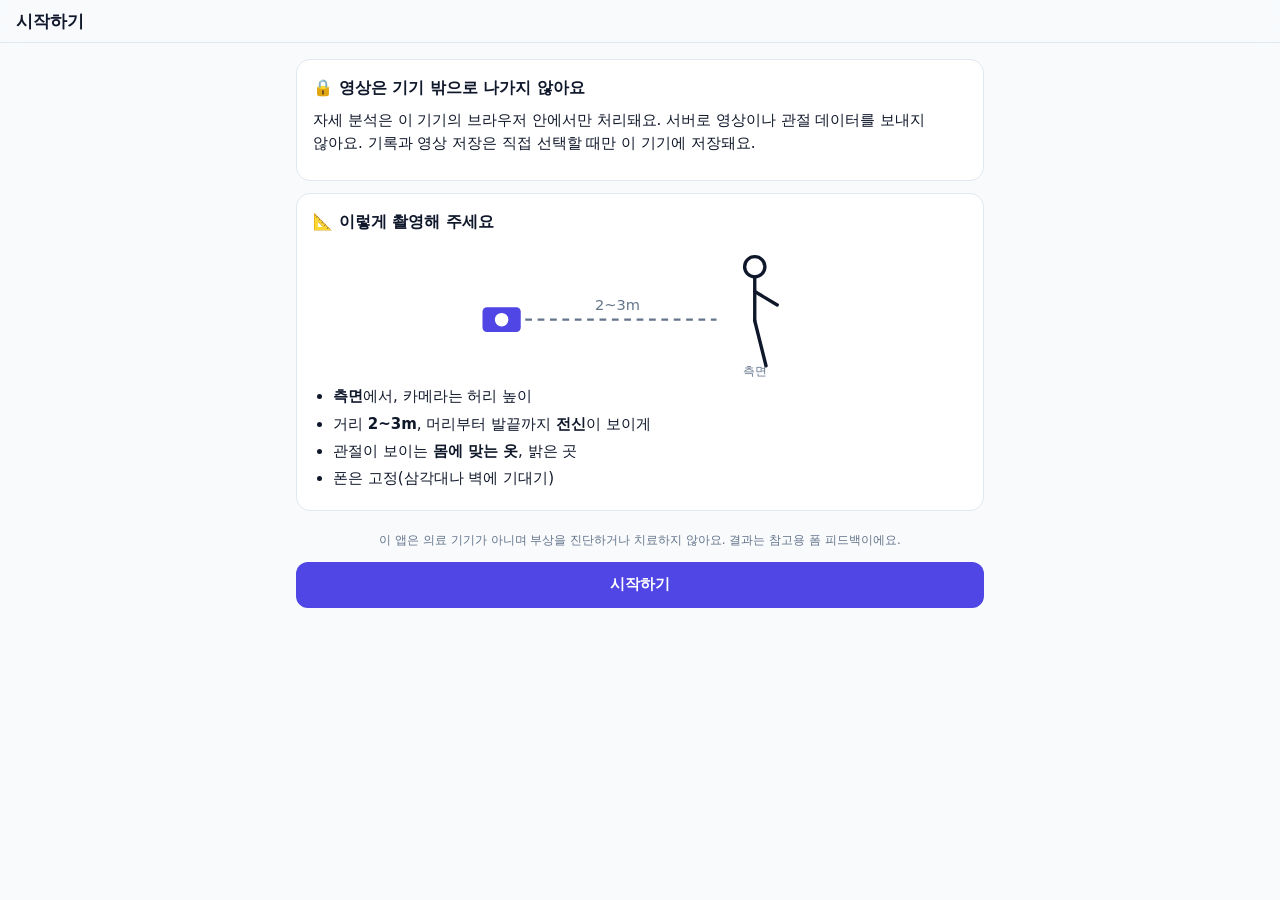
<file: index.html>
<!doctype html>
<html lang="ko">
<head>
<meta charset="utf-8">
<meta name="viewport" content="width=device-width, initial-scale=1, viewport-fit=cover">
<title>폼 체크</title>
<meta name="theme-color" content="#0f172a">
<link rel="manifest" href="manifest.webmanifest">
<link rel="icon" href="icon.svg" type="image/svg+xml">
<link rel="stylesheet" href="styles.css">
</head>
<body>
<header class="topbar">
  <button id="backBtn" class="icon-btn" aria-label="뒤로" hidden>←</button>
  <h1 id="title">폼 체크</h1>
  <button id="settingsBtn" class="icon-btn" aria-label="설정">⚙︎</button>
</header>

<main>
  <!-- 온보딩 -->
  <section id="view-onboarding" class="view" hidden>
    <div class="card">
      <h2>🔒 영상은 기기 밖으로 나가지 않아요</h2>
      <p>자세 분석은 이 기기의 브라우저 안에서만 처리돼요. 서버로 영상이나 관절 데이터를 보내지 않아요. 기록과 영상 저장은 직접 선택할 때만 이 기기에 저장돼요.</p>
    </div>
    <div class="card">
      <h2>📐 이렇게 촬영해 주세요</h2>
      <div class="guide-figure" aria-hidden="true">
        <svg viewBox="0 0 320 120">
          <rect x="20" y="58" width="34" height="22" rx="4" class="g-cam"/>
          <circle cx="37" cy="69" r="6" class="g-lens"/>
          <line x1="58" y1="69" x2="228" y2="69" class="g-dash"/>
          <text x="140" y="60" text-anchor="middle" class="g-text">2~3m</text>
          <circle cx="262" cy="22" r="9" class="g-body"/>
          <line x1="262" y1="31" x2="262" y2="70" class="g-limb"/>
          <line x1="262" y1="70" x2="272" y2="110" class="g-limb"/>
          <line x1="262" y1="44" x2="282" y2="56" class="g-limb"/>
          <text x="262" y="118" text-anchor="middle" class="g-text small">측면</text>
        </svg>
      </div>
      <ul class="checks">
        <li><b>측면</b>에서, 카메라는 허리 높이</li>
        <li>거리 <b>2~3m</b>, 머리부터 발끝까지 <b>전신</b>이 보이게</li>
        <li>관절이 보이는 <b>몸에 맞는 옷</b>, 밝은 곳</li>
        <li>폰은 고정(삼각대나 벽에 기대기)</li>
      </ul>
    </div>
    <p class="disclaimer">이 앱은 의료 기기가 아니며 부상을 진단하거나 치료하지 않아요. 결과는 참고용 폼 피드백이에요.</p>
    <button id="onboardDone" class="btn primary block">시작하기</button>
  </section>

  <!-- 홈 -->
  <section id="view-home" class="view" hidden>
    <div id="exSeg" class="seg ex-seg" role="radiogroup" aria-label="운동">
      <button data-ex="squat">스쿼트</button><button data-ex="deadlift">데드리프트 <small>베타</small></button><button data-ex="chinup">친업 <small>베타</small></button><button data-ex="dip">딥스 <small>베타</small></button>
    </div>
    <h2 class="hero" id="heroTitle">스쿼트 자세 분석</h2>
    <div id="viewMode" class="seg big" role="radiogroup" aria-label="촬영 방향">
      <button data-mode="side">측면</button><button data-mode="front">정면</button><button data-mode="both">둘 다</button>
    </div>
    <p class="hint center" id="viewHint"></p>
    <div class="load-row" aria-label="무게 (선택)">
      <label>몸무게 <input type="number" id="bodyKg" inputmode="decimal" min="20" max="300" step="0.5" placeholder="선택"> kg</label>
      <label><span id="barLabel">바벨</span> <input type="number" id="barKg" inputmode="decimal" min="0" max="600" step="0.5" placeholder="맨몸 0"> kg</label>
      <label id="oneRMLabel" title="한 번에 들 수 있는 최대 무게. 넣으면 무게에 맞춰 리듬 기준을 바꿔요">1RM <input type="number" id="oneRM" inputmode="decimal" min="1" max="600" step="0.5" placeholder="선택"> kg</label>
    </div>
    <div class="actions">
      <button id="recordBtn" class="btn primary">● 촬영</button>
      <label class="btn">영상 불러오기<input type="file" accept="video/*" id="fileInput" multiple hidden></label>
    </div>
    <button id="demoBtn" class="link block-center">예시 보기</button>
    <button id="surveyOpen" class="link block-center muted-link">현장 설문 (촬영 없음)</button>
    <div id="recentBlock" hidden>
      <div class="row-head"><h2>최근 기록</h2><button id="historyBtn" class="link">전체</button></div>
      <div id="recentList" class="session-list"></div>
    </div>
  </section>

  <!-- 현장 설문 (촬영 없음) -->
  <section id="view-survey" class="view" hidden>
    <div id="surveyBox" class="card survey-card"></div>
  </section>

  <!-- 촬영 -->
  <section id="view-capture" class="view" hidden>
    <div class="stage cam" id="camStage">
      <video id="camVideo" playsinline muted autoplay></video>
      <canvas id="camCanvas"></canvas>
      <div id="countdown" class="countdown" hidden></div>
      <div id="recBadge" class="rec-badge" hidden>● REC <span id="recTime">0:00</span></div>
    </div>
    <div id="camStatus" class="status">카메라 준비 중…</div>
    <div class="actions">
      <button id="flipBtn" class="btn">카메라 전환</button>
      <button id="recBtn" class="btn primary" disabled>녹화 시작</button>
    </div>
    <p class="hint center" id="captureHint">측면 · 2~3m · 전신</p>
  </section>

  <!-- 둘 다: 두 번째 영상 -->
  <section id="view-step" class="view" hidden>
    <div class="card step-card">
      <p class="step-badge">2 / 2</p>
      <h2 id="stepTitle">정면 영상</h2>
      <p class="sub">같은 세트를 다른 방향에서 찍은 영상</p>
      <div class="actions">
        <button id="stepRecordBtn" class="btn primary">● 정면 촬영</button>
        <label class="btn" id="stepFileLabel">정면 영상 불러오기<input type="file" accept="video/*" id="stepFileInput" hidden></label>
      </div>
      <button id="stepSkipBtn" class="btn ghost block">정면 없이 측면 결과만 보기</button>
    </div>
  </section>

  <!-- 분석 중 -->
  <section id="view-processing" class="view" hidden>
    <div class="processing">
      <div class="spinner" aria-hidden="true"></div>
      <p id="procText">준비 중…</p>
      <div class="progress"><div id="procBar"></div></div>
      <p class="hint">영상은 이 기기 안에서만 처리돼요.</p>
      <button id="procCancel" class="btn">취소</button>
    </div>
  </section>

  <!-- 결과 -->
  <section id="view-result" class="view" hidden>
    <div id="viewTabs" class="tabs" role="tablist" aria-label="분석 방향" hidden>
      <button role="tab" data-tab="side">측면 분석</button><button role="tab" data-tab="front">정면 분석</button>
    </div>
    <div id="resultBanner"></div>
    <div class="player">
      <div class="stage" id="resultStage">
        <video id="resultVideo" playsinline muted></video>
        <canvas id="resultCanvas"></canvas>
      </div>
      <div class="player-controls">
        <button id="playBtn" class="icon-btn" aria-label="재생">▶</button>
        <input type="range" id="seek" min="0" max="1000" value="0" aria-label="재생 위치">
        <select id="rate" aria-label="재생 속도"><option value="0.25">0.25×</option><option value="0.5">0.5×</option><option value="1" selected>1×</option></select>
      </div>
      <div class="toggles">
        <label><input type="checkbox" id="showSkel" checked> <span class="sw sw-user"></span>내 자세</label>
        <label class="side-only"><input type="checkbox" id="showGhost"> <span class="sw sw-ghost"></span>기준 동작</label>
        <select id="ghostMode" class="side-only" aria-label="기준 동작 표시 방식"><option value="sync">내 속도에 맞춤</option><option value="tempo">기준 리듬으로</option></select>
        <label class="side-only lower-only"><input type="checkbox" id="showFeet" checked> <span class="sw sw-feet"></span>발</label>
        <label class="side-only lower-only"><input type="checkbox" id="showBack" checked> <span class="sw sw-back"></span>등</label>
        <label class="side-only"><input type="checkbox" id="showMuscle" checked> <span class="sw sw-muscle"></span>근육</label>
        <label class="front-only"><input type="checkbox" id="showFrontGhost"> <span class="sw sw-ghost"></span>기준 자세</label>
        <label class="front-only"><input type="checkbox" id="showFrontGuide" checked> <span class="sw sw-user"></span>정렬</label>
        <label class="front-only"><input type="checkbox" id="showFrontBase" checked> <span class="sw sw-feet"></span>발</label>
        <label class="front-only"><input type="checkbox" id="showFrontMuscle"> <span class="sw sw-muscle"></span>근육</label>
      </div>
    </div>

    <section class="coach">
      <div class="coach-head"><h2 id="coachTitle">이렇게 해 보세요</h2><div id="refChips" class="seg" role="tablist" aria-label="비교 대상"></div></div>
      <ol id="actionList" class="action-list"></ol>
      <div id="goodChips" class="good-chips"></div>
      <button id="imageryBtn" class="imagery-tip" type="button">💭 기준 자세를 보며 머릿속으로 5번 따라 해 보기 <small>심상 연습</small></button>
    </section>

    <div id="fusedBlock" hidden>
        <h2>3D <span class="tag">추정</span> <small class="muted">끌어서 회전</small></h2>
        <div id="fusedChips" class="chips" role="tablist" aria-label="3D 반복 선택"></div>
        <ul id="fusedSummary" class="fused-summary"></ul>
        <canvas id="fusedCanvas" class="fused-canvas" aria-label="3D 자세. 끌어서 돌려 보기"></canvas>
        <div id="fusedViews" class="chips fused-views" role="tablist" aria-label="보는 방향">
          <button data-v="base">기본</button><button data-v="front">앞</button><button data-v="side">옆</button><button data-v="top">위</button>
        </div>
        <div class="fused-opts">
          <label class="share-opt"><input type="checkbox" id="fusedIdeal" checked> <span class="sw sw-ghost"></span>기준 자세</label>
          <label class="share-opt"><input type="checkbox" id="fusedBar" checked> <span class="sw sw-bar"></span>바 궤적</label>
        </div>
        <div id="fusedTable"></div>
      </div>

    <div class="actions">
      <button id="saveBtn" class="btn primary">기록 저장</button>
      <button id="againBtn" class="btn">새로 분석</button>
    </div>
    <div class="share-row">
      <button id="shareBtn" class="btn block">이미지로 공유</button>
      <label class="share-opt"><input type="checkbox" id="shareFrame"> 실제 영상 포함 <small>(지금 멈춘 장면)</small></label>
    </div>

    <details class="more" id="moreDetails">
      <summary>자세히 보기</summary>

      <div id="repChips" class="chips" role="tablist" aria-label="반복 선택"></div>
      <div id="metricCards" class="cards"></div>



      <div class="side-only">
        <h2 id="vsTitle">나 vs 기준</h2>
        <div id="vsTable"></div>
      </div>

      <div class="front-only">
        <h2>나 vs 기준</h2>
        <div id="frontVsTable"></div>
      </div>

      <h2>피드백 상세</h2>
      <ul id="feedbackList" class="feedback"></ul>
      <details id="missedBox" class="missed" hidden>
        <summary>앱이 놓친 실수 알려 주기 <small id="missedCount" class="muted"></small></summary>
        <div class="missed-form">
          <select id="missedSel" aria-label="놓친 실수"></select>
          <input id="missedRep" type="text" inputmode="numeric" placeholder="몇 회째? (예: 2 4)" aria-label="반복 번호">
          <input id="missedNote" type="text" placeholder="메모 (선택)" aria-label="메모">
          <button id="missedSave" class="btn">기록</button>
        </div>
      </details>
      <details id="repJudge" class="missed" hidden>
        <summary>회차별 판정 (학습용) <small id="rjCount" class="muted"></small></summary>
        <div class="rep-judge">
          <p class="sub">회차를 고르고, 보이는 실수를 모두 체크한 뒤 기록하세요. 실수가 없으면 '문제 없음'.</p>
          <div id="rjReps" class="chips" role="tablist" aria-label="판정할 회차"></div>
          <div id="rjIssues" class="rj-issues"></div>
          <input id="rjNote" type="text" placeholder="메모 (선택)" aria-label="메모">
          <label class="rj-consent"><input type="checkbox" id="rjConsent"> 영상 속 사람에게 <b>학습용 사용 동의</b>를 받았어요 <small>(관절점 숫자만 저장 · 영상·이름 없음)</small></label>
          <div class="rj-actions"><button id="rjOk" class="btn">이 회차 문제 없음</button><button id="rjSave" class="btn primary">체크한 실수로 기록</button></div>
        </div>
      </details>

      <div class="side-only">
        <h2>각도 곡선 비교</h2>
        <p class="sub" id="compareSub"></p>
        <canvas id="compareChart" class="chart"></canvas>
        <ul id="diffList" class="diffs"></ul>
      </div>

      <h2><span class="side-only">각도 변화</span><span class="front-only">높이·무릎 간격 변화</span></h2>
      <canvas id="timelineChart" class="chart"></canvas>

      <div class="front-only">
        <h2>좌우 근육 사용 <span class="tag">추정</span></h2>
        <p class="sub" id="frontMuscleSub"></p>
        <ul id="frontMuscleView" class="muscle-lr"></ul>
      </div>
      <div class="side-only">
        <h2>근육 부하 <span class="tag">추정</span></h2>
        <div id="muscleView" class="muscle"></div>
      </div>

      <button id="csvBtn" class="btn block">CSV 내보내기</button>
    </details>
    <p class="disclaimer">참고용이에요. 의료 진단이 아니에요.</p>
  </section>

  <!-- 기록 -->
  <section id="view-history" class="view" hidden>
    <div id="histTabs" class="chips"></div>
    <h2>추이</h2>
    <canvas id="trendChart" class="chart"></canvas>
    <h2>세트 목록</h2>
    <div id="historyList" class="session-list"></div>
  </section>

  <!-- 설정 -->
  <section id="view-settings" class="view" hidden>
    <div class="card">
      <label class="setting"><span><b>영상도 함께 저장</b><br><small>끄면 관절 데이터와 분석 결과만 저장해요.</small></span><input type="checkbox" id="setSaveVideo"></label>
    </div>
    <div class="card">
      <p><b>데이터</b><br><small>모든 데이터는 이 기기의 브라우저 저장소에만 있어요.</small></p>
      <p id="storageInfo" class="sub"></p>
      <button id="deleteAll" class="btn danger">모든 기록·무게 삭제</button>
    </div>
    <div class="card">
      <p><b>판정 평가 기록</b><br><small>'맞아요 / 틀렸어요'와 놓친 실수를 모은 기록이에요. 영상과 이름은 들어가지 않아요.</small></p>
      <label class="setting"><span>평가자</span>
        <select id="setRater"><option value="">선택 안 함</option><option>트레이너</option><option>체대생</option><option>본인</option><option>기타</option></select></label>
      <p id="labelInfo" class="sub"></p>
      <button id="exportLabels" class="btn">평가 기록 CSV 내보내기</button>
    </div>
    <div class="card">
      <p><b>설문·학습용 데이터</b><br><small>현장 설문(촬영 없음)에서 참여자가 정한 기준선과, 트레이너 회차별 판정 데이터예요. 영상·이름·얼굴은 없어요. 엑셀로 볼 때는 CSV, 기준값 분석에는 JSON을 써요.</small></p>
      <p id="datasetInfo" class="sub"></p>
      <button id="exportSurvey" class="btn">설문 결과 내보내기 (엑셀 CSV)</button>
      <button id="exportSurveyJson" class="btn">설문 결과 내보내기 (분석용 JSON)</button>
      <button id="resetSurvey" class="btn danger">설문 결과 초기화</button>
      <button id="exportDataset" class="btn">학습용 데이터 내보내기 (JSON)</button>
      <button id="clearDataset" class="btn danger">학습용 데이터 삭제</button>
    </div>
    <div class="card">
      <button id="replayOnboarding" class="btn">촬영 가이드 다시 보기</button>
    </div>
    <p class="disclaimer">폼 체크 MVP 웹 프로토타입 · 자세 추정: MediaPipe Pose (기기 내 처리)</p>
  </section>
</main>

<div id="toast" class="toast" hidden></div>
<script type="module" src="src/app.js"></script>
</body>
</html>
</file>
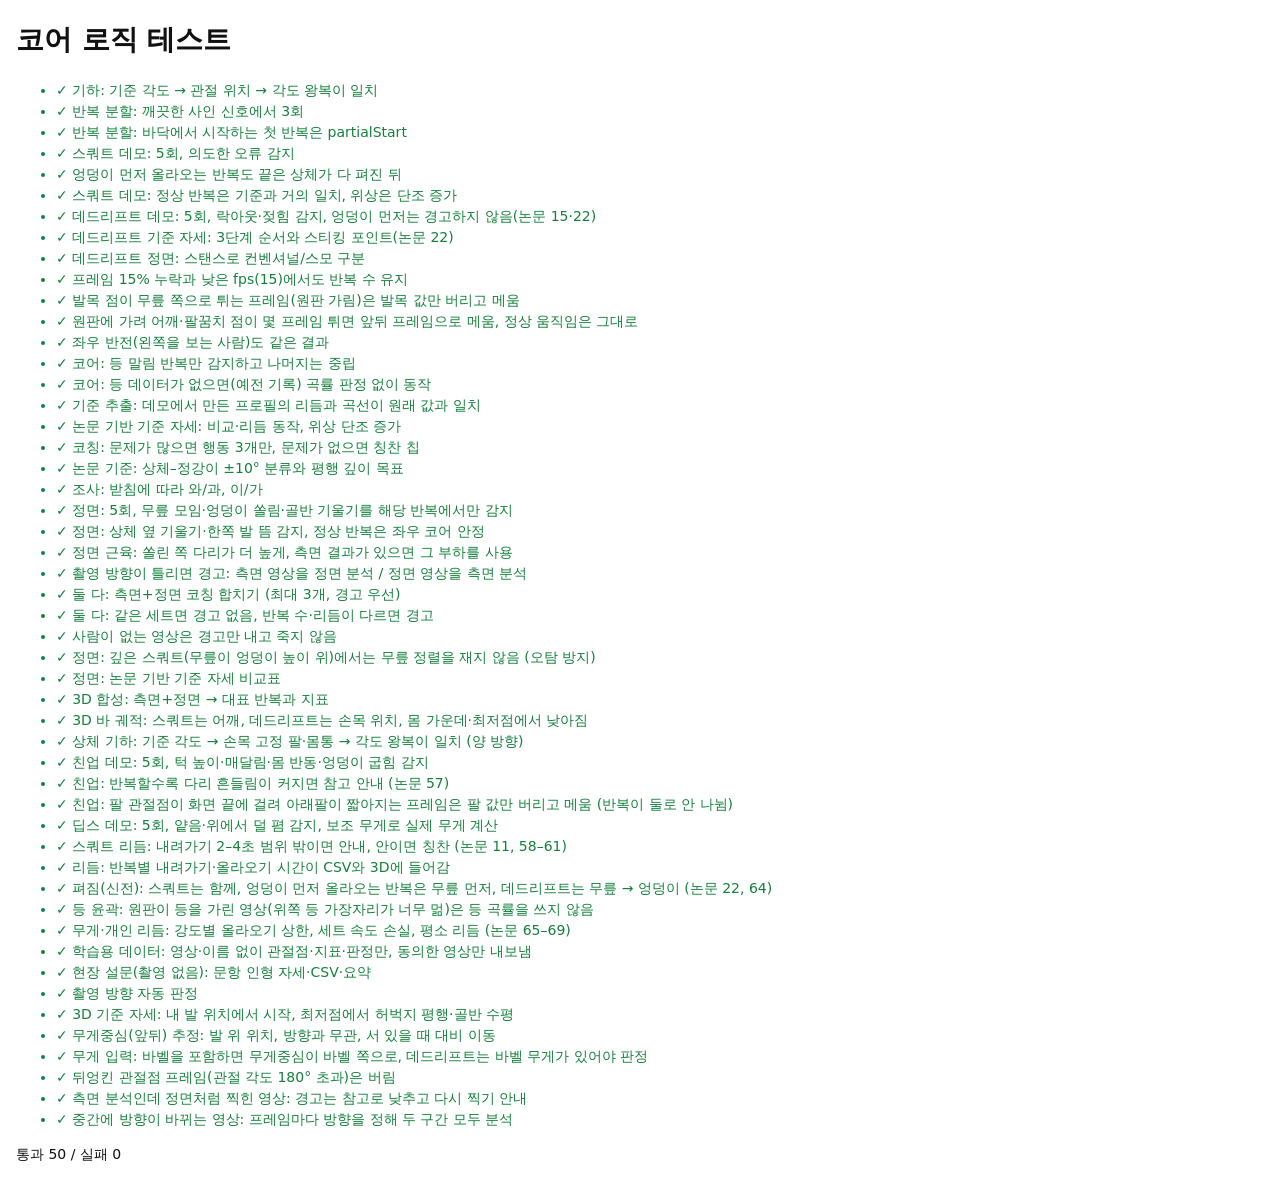
<file: tests/index.html>
<!doctype html>
<html lang="ko">
<head>
<meta charset="utf-8">
<meta name="viewport" content="width=device-width, initial-scale=1">
<title>코어 테스트</title>
<style>
  body { font: 14px/1.5 system-ui, sans-serif; margin: 16px; background: #fff; color: #111; }
  .pass { color: #15803d; } .fail { color: #b91c1c; white-space: pre-wrap; }
</style>
</head>
<body>
<h1>코어 로직 테스트</h1>
<ul id="out"></ul>
<p id="sum"></p>
<script type="module">
  import { tests } from './core.test.js';
  const out = document.getElementById('out');
  let pass = 0, fail = 0;
  for (const { name, fn } of tests) {
    const li = document.createElement('li');
    try { fn(); li.className = 'pass'; li.textContent = '✓ ' + name; pass++; }
    catch (e) { li.className = 'fail'; li.textContent = '✗ ' + name + '\n  ' + e.message; fail++; }
    out.appendChild(li);
  }
  document.getElementById('sum').textContent = `통과 ${pass} / 실패 ${fail}`;
  window.__testResult = { pass, fail };
</script>
</body>
</html>
</file>
<file: styles.css>
:root {
  --bg: #f8fafc;
  --surface: #ffffff;
  --surface-2: #f1f5f9;
  --text: #0f172a;
  --muted: #64748b;
  --border: #e2e8f0;
  --grid: #e2e8f0;
  --band: rgba(100, 116, 139, .08);
  --band-active: rgba(99, 102, 241, .18);
  --accent: #4f46e5;
  --accent-text: #ffffff;
  --good: #16a34a;
  --warn: #d97706;
  --danger: #dc2626;
  --info: #2563eb;
  --c-knee: #2563eb;
  --c-hip: #ea580c;
  --c-trunk: #059669;
  --c-user: #38bdf8;
  --c-ghost: #e879f9;
  --stage-bg: #0f172a;
  --body: #cbd5e1;
  --radius: 14px;
  color-scheme: light;
}

@media (prefers-color-scheme: dark) {
  :root:not([data-theme="light"]) {
    --bg: #0b1120;
    --surface: #111827;
    --surface-2: #1f2937;
    --text: #e5e7eb;
    --muted: #94a3b8;
    --border: #273244;
    --grid: #273244;
    --band: rgba(148, 163, 184, .08);
    --band-active: rgba(129, 140, 248, .22);
    --accent: #818cf8;
    --accent-text: #0b1120;
    --c-knee: #60a5fa;
    --c-hip: #fb923c;
    --c-trunk: #34d399;
    --body: #334155;
    color-scheme: dark;
  }
}

* { box-sizing: border-box; }
html, body { margin: 0; }
body {
  font: 15px/1.55 -apple-system, BlinkMacSystemFont, "Apple SD Gothic Neo", "Noto Sans KR", system-ui, sans-serif;
  background: var(--bg);
  color: var(--text);
  -webkit-font-smoothing: antialiased;
  word-break: keep-all;
}
button, input, select { font: inherit; color: inherit; }

.topbar {
  position: sticky; top: 0; z-index: 10;
  display: flex; align-items: center; gap: 8px;
  padding: calc(8px + env(safe-area-inset-top)) 16px 8px;
  background: color-mix(in srgb, var(--bg) 88%, transparent);
  backdrop-filter: blur(10px);
  border-bottom: 1px solid var(--border);
}
.topbar h1 { flex: 1; margin: 0; font-size: 17px; font-weight: 700; }
.icon-btn {
  border: 0; background: transparent; width: 36px; height: 36px; border-radius: 10px;
  font-size: 18px; cursor: pointer; display: grid; place-items: center;
}
.icon-btn:hover { background: var(--surface-2); }

main { max-width: 720px; margin: 0 auto; padding: 16px 16px calc(40px + env(safe-area-inset-bottom)); }
h2 { font-size: 16px; margin: 24px 0 8px; }
.lead { font-size: 16px; margin: 4px 0 8px; }
.sub, .hint { color: var(--muted); font-size: 13px; margin: 0 0 8px; }
.muted { color: var(--muted); }
.disclaimer { color: var(--muted); font-size: 12px; margin-top: 20px; text-align: center; }
.tag { display: inline-block; font-size: 11px; font-weight: 600; padding: 1px 7px; border-radius: 99px; background: var(--surface-2); color: var(--muted); vertical-align: middle; }

.card { background: var(--surface); border: 1px solid var(--border); border-radius: var(--radius); padding: 16px; margin-bottom: 12px; }
.card h2 { margin-top: 0; }
.card p { margin: 0 0 8px; }
.checks { margin: 8px 0 0; padding-left: 20px; }
.checks li { margin: 4px 0; }
.guide-figure svg { width: 100%; max-width: 360px; display: block; margin: 4px auto 8px; }
.g-cam { fill: var(--accent); }
.g-lens { fill: var(--surface); }
.g-dash { stroke: var(--muted); stroke-width: 2; stroke-dasharray: 6 5; }
.g-text { fill: var(--muted); font-size: 13px; }
.g-text.small { font-size: 11px; }
.g-body { fill: none; stroke: var(--text); stroke-width: 3; }
.g-limb { stroke: var(--text); stroke-width: 3; stroke-linecap: round; }

.btn {
  display: inline-flex; align-items: center; justify-content: center; gap: 6px;
  min-height: 46px; padding: 0 18px; border-radius: 12px; cursor: pointer;
  border: 1px solid var(--border); background: var(--surface); font-weight: 600;
}
.btn:hover { background: var(--surface-2); }
.btn.primary { background: var(--accent); color: var(--accent-text); border-color: transparent; }
.btn.primary:hover { filter: brightness(1.08); }
.btn.ghost { background: transparent; border-style: dashed; color: var(--muted); }
.btn.danger { color: var(--danger); border-color: color-mix(in srgb, var(--danger) 40%, var(--border)); }
.btn.block { width: 100%; }
.btn:disabled { opacity: .5; cursor: not-allowed; }
.btn.recording { background: var(--danger); }
.link { border: 0; background: none; color: var(--accent); cursor: pointer; font-weight: 600; padding: 4px 0; }
.actions { display: grid; grid-template-columns: 1fr 1fr; gap: 10px; margin: 16px 0 10px; }

.ex-list { display: grid; grid-template-columns: 1fr 1fr; gap: 10px; }
.ex {
  text-align: left; padding: 14px; border-radius: var(--radius); cursor: pointer;
  border: 2px solid var(--border); background: var(--surface); display: flex; flex-direction: column; gap: 2px;
}
.ex small { color: var(--muted); font-size: 12px; }
.ex.selected { border-color: var(--accent); box-shadow: 0 0 0 3px color-mix(in srgb, var(--accent) 18%, transparent); }

.row-head { display: flex; align-items: baseline; justify-content: space-between; }
.session-list { display: grid; gap: 8px; }
.session { display: flex; align-items: center; background: var(--surface); border: 1px solid var(--border); border-radius: 12px; }
.session-main { flex: 1; text-align: left; border: 0; background: none; padding: 12px 14px; cursor: pointer; display: flex; flex-direction: column; gap: 1px; min-width: 0; }
.session-main small { color: var(--muted); font-size: 12px; }
.session-main .issue { color: var(--warn); }
.session-main .ok-text { color: var(--good); }
.session .del { margin-right: 6px; font-size: 15px; opacity: .6; }

/* 무대(영상 + 캔버스) */
.stage {
  position: relative; width: 100%; max-height: 68vh; margin: 0 auto;
  background: var(--stage-bg); border-radius: var(--radius); overflow: hidden; aspect-ratio: 9 / 16;
}
.stage video, .stage canvas { position: absolute; inset: 0; width: 100%; height: 100%; object-fit: contain; }
.stage .mirror { transform: scaleX(-1); }
.stage.cam { aspect-ratio: 16 / 9; }
.countdown { position: absolute; inset: 0; display: grid; place-items: center; font-size: 96px; font-weight: 800; color: #fff; text-shadow: 0 4px 24px rgba(0,0,0,.6); }
.rec-badge { position: absolute; top: 10px; left: 10px; background: var(--danger); color: #fff; font-size: 12px; font-weight: 700; padding: 3px 9px; border-radius: 99px; }
.status { margin: 10px 0 0; padding: 10px 12px; border-radius: 10px; background: var(--surface-2); font-weight: 600; text-align: center; }
.status.ok { background: color-mix(in srgb, var(--good) 15%, var(--surface)); color: var(--good); }
.status.warn { background: color-mix(in srgb, var(--warn) 15%, var(--surface)); color: var(--warn); }
.status.rec { background: color-mix(in srgb, var(--danger) 15%, var(--surface)); color: var(--danger); }
.offscreen-video { position: fixed; left: 0; bottom: 0; width: 2px; height: 2px; opacity: 0.01; z-index: -1; pointer-events: none; } /* 화면 안에 둬야 브라우저가 재생을 멈추지 않음 */

.processing { text-align: center; padding: 48px 0; }
.spinner { width: 44px; height: 44px; margin: 0 auto 16px; border-radius: 50%; border: 4px solid var(--surface-2); border-top-color: var(--accent); animation: spin 1s linear infinite; }
@keyframes spin { to { transform: rotate(360deg); } }
.progress { height: 8px; border-radius: 99px; background: var(--surface-2); overflow: hidden; margin: 12px auto; max-width: 360px; }
.progress div { height: 100%; width: 0; background: var(--accent); transition: width .15s; }
.processing .btn { margin-top: 12px; }

/* 결과 */
.banner { padding: 10px 12px; border-radius: 10px; margin-bottom: 10px; font-size: 13px; }
.banner.info { background: color-mix(in srgb, var(--info) 12%, var(--surface)); }
.banner.warn { background: color-mix(in srgb, var(--warn) 14%, var(--surface)); }
.player-controls { display: flex; align-items: center; gap: 8px; margin-top: 8px; }
.player-controls input[type=range] { flex: 1; accent-color: var(--accent); }
.player-controls select { border: 1px solid var(--border); background: var(--surface); border-radius: 8px; padding: 4px 6px; }
.toggles { display: flex; gap: 16px; font-size: 13px; margin-top: 4px; flex-wrap: wrap; }
.toggles label { display: flex; align-items: center; gap: 6px; cursor: pointer; }
.sw { display: inline-block; width: 16px; height: 4px; border-radius: 2px; }
.sw-user { background: var(--c-user); }
.sw-back { background: #22c55e; height: 3px; border-radius: 2px; box-shadow: 0 0 0 1px #22c55e; }
.sw-feet { background: #22c55e; height: 6px; }
.sw-muscle { background: linear-gradient(90deg, rgb(253,224,71), rgb(220,38,38)); height: 8px; }
.sw-ghost { background: repeating-linear-gradient(90deg, var(--c-ghost) 0 5px, transparent 5px 8px); }

.chips { display: flex; gap: 6px; overflow-x: auto; padding: 14px 0 4px; scrollbar-width: none; }
.chips button { flex: none; border: 1px solid var(--border); background: var(--surface); padding: 6px 14px; border-radius: 99px; cursor: pointer; font-size: 13px; font-weight: 600; }
.chips button[aria-selected="true"] { background: var(--accent); color: var(--accent-text); border-color: transparent; }

.cards { display: grid; grid-template-columns: repeat(auto-fill, minmax(150px, 1fr)); gap: 8px; margin-top: 8px; }
.metric { background: var(--surface); border: 1px solid var(--border); border-radius: 12px; padding: 10px 12px; display: flex; flex-direction: column; }
.metric span { font-size: 12px; color: var(--muted); }
.metric b { font-size: 22px; font-variant-numeric: tabular-nums; }
.metric small { font-size: 11px; color: var(--muted); }

.feedback { list-style: none; padding: 0; margin: 0; display: grid; gap: 8px; }
.fb { display: flex; gap: 10px; background: var(--surface); border: 1px solid var(--border); border-left-width: 4px; border-radius: 12px; padding: 10px 12px; }
.fb p { margin: 4px 0 0; font-size: 13px; color: var(--muted); }
.fb p.ref { font-size: 11px; opacity: .8; }
.fb-icon { font-weight: 800; width: 18px; flex: none; }
.fb.warn { border-left-color: var(--warn); } .fb.warn .fb-icon { color: var(--warn); }
.fb.info { border-left-color: var(--info); } .fb.info .fb-icon { color: var(--info); }
.fb.good { border-left-color: var(--good); } .fb.good .fb-icon { color: var(--good); }
.mini-chips { display: flex; gap: 6px; flex-wrap: wrap; margin-top: 6px; }
.mini-chips button { border: 1px solid var(--border); background: var(--surface-2); font-size: 12px; padding: 2px 10px; border-radius: 99px; cursor: pointer; }

.chart { width: 100%; display: block; background: var(--surface); border: 1px solid var(--border); border-radius: 12px; cursor: pointer; }
.diffs { list-style: none; padding: 0; margin: 8px 0 0; display: grid; gap: 6px; font-size: 14px; }
.diffs li { display: flex; align-items: center; gap: 8px; }
.dot { width: 10px; height: 10px; border-radius: 50%; flex: none; }

.muscle { display: grid; grid-template-columns: minmax(0, 220px) 1fr; gap: 12px; align-items: center; background: var(--surface); border: 1px solid var(--border); border-radius: 12px; padding: 12px; }
.body-svg { width: 100%; }
.sil * { fill: var(--body); }
.svg-label { fill: var(--muted); font-size: 11px; }
.muscle-list { list-style: none; padding: 0; margin: 0; display: grid; gap: 6px; font-size: 14px; }
.muscle-list li { display: grid; grid-template-columns: 12px 1fr auto; column-gap: 8px; align-items: center; }
.muscle-list small { grid-column: 2; color: var(--muted); font-size: 11px; margin-top: -4px; }
.muscle-list .lvl { grid-row: 1; grid-column: 3; font-size: 12px; font-weight: 700; }
.swatch { width: 12px; height: 12px; border-radius: 3px; }
.lvl-높음 { color: var(--danger); } .lvl-보통 { color: var(--warn); } .lvl-낮음 { color: var(--muted); }

.setting { display: flex; align-items: center; justify-content: space-between; gap: 12px; cursor: pointer; }
.setting small { color: var(--muted); }
.setting input { width: 22px; height: 22px; accent-color: var(--accent); flex: none; }

.toast {
  position: fixed; left: 50%; bottom: calc(24px + env(safe-area-inset-bottom)); transform: translateX(-50%);
  max-width: min(92vw, 520px); background: var(--text); color: var(--bg); padding: 10px 16px; border-radius: 12px;
  font-size: 14px; box-shadow: 0 8px 24px rgba(0,0,0,.25); z-index: 50;
}

@media (max-width: 480px) {
  .muscle { grid-template-columns: 1fr; }
  .body-svg { max-width: 260px; margin: 0 auto; display: block; }
  .ex-list { grid-template-columns: 1fr; }
}
.toggles select { border: 1px solid var(--border); background: var(--surface); border-radius: 8px; padding: 2px 6px; font-size: 12px; }
.vs { width: 100%; border-collapse: collapse; background: var(--surface); border: 1px solid var(--border); border-radius: 12px; overflow: hidden; font-size: 14px; }
.vs th, .vs td { padding: 8px 10px; text-align: left; border-bottom: 1px solid var(--border); }
.vs thead th { font-size: 12px; color: var(--muted); font-weight: 600; background: var(--surface-2); }
.vs tbody th { font-weight: 600; }
.vs td { font-variant-numeric: tabular-nums; white-space: nowrap; }
.vs tbody th small { display: block; font-size: 11px; font-weight: 400; color: var(--muted); }
.vs tr.group th { background: var(--surface-2); font-size: 12px; color: var(--muted); }
.vs .diff { font-size: 13px; font-weight: 600; white-space: normal; }
.vs .diff.same { color: var(--good); }
.vs .diff.off { color: var(--warn); }
.rhythm { margin-top: 12px; display: grid; gap: 6px; }
.rh-row { display: grid; grid-template-columns: 44px 1fr; align-items: center; gap: 8px; font-size: 13px; }
.rh-name { font-weight: 700; }
.rh-bar { display: flex; height: 24px; border-radius: 6px; overflow: hidden; background: var(--surface-2); }
.rh-bar span { display: grid; place-items: center; font-size: 11px; font-weight: 700; color: #fff; }
.rh-down, .rh-legend .rh-down { background: var(--c-knee); }
.rh-hold, .rh-legend .rh-hold { background: #64748b; }
.rh-up, .rh-legend .rh-up { background: var(--c-hip); }
.rh-rest, .rh-legend .rh-rest { background: color-mix(in srgb, var(--muted) 35%, transparent); color: var(--text) !important; }
.rh-legend { font-size: 12px; color: var(--muted); display: flex; gap: 6px; align-items: center; flex-wrap: wrap; }
.rh-legend span { width: 10px; height: 10px; border-radius: 2px; display: inline-block; margin-left: 6px; }
.rh-advice { list-style: none; padding: 0; margin: 10px 0 0; display: grid; gap: 4px; font-size: 14px; }
.coach { margin-top: 14px; background: var(--surface); border: 1px solid var(--border); border-radius: var(--radius); padding: 14px 16px; }
.coach-head { display: flex; align-items: center; justify-content: space-between; gap: 8px; flex-wrap: wrap; }
.coach-head h2 { margin: 0; font-size: 17px; }
.seg:empty { display: none; }
.seg { display: inline-flex; background: var(--surface-2); border-radius: 99px; padding: 3px; }
.seg button { border: 0; background: none; padding: 4px 12px; border-radius: 99px; font-size: 12px; font-weight: 600; color: var(--muted); cursor: pointer; }
.seg button[aria-selected="true"] { background: var(--surface); color: var(--text); box-shadow: 0 1px 3px rgba(0,0,0,.15); }
.action-list { list-style: none; counter-reset: a; padding: 0; margin: 12px 0 0; display: grid; gap: 10px; }
.action-list li { counter-increment: a; display: grid; grid-template-columns: 28px 1fr; column-gap: 10px; align-items: start; cursor: pointer; }
.action-list li::before { content: counter(a); grid-row: span 2; width: 26px; height: 26px; border-radius: 50%; display: grid; place-items: center; background: var(--accent); color: var(--accent-text); font-weight: 800; font-size: 14px; }
.action-list b { font-size: 16px; line-height: 1.4; }
.action-list small { color: var(--muted); font-size: 12px; }
.action-list .pro { display: inline-block; font-size: 10px; font-weight: 700; padding: 1px 6px; border-radius: 99px; background: color-mix(in srgb, var(--c-ghost) 25%, transparent); color: var(--text); margin-right: 4px; vertical-align: 1px; }
.action-list .done { grid-template-columns: 1fr; }
.action-list .done::before { display: none; }
.good-chips { display: flex; flex-wrap: wrap; gap: 6px; margin-top: 12px; }
.good-chips span { font-size: 12px; font-weight: 600; padding: 3px 10px; border-radius: 99px; background: color-mix(in srgb, var(--good) 14%, var(--surface)); color: var(--good); }
.more { margin-top: 8px; }
.more > summary { cursor: pointer; list-style: none; padding: 12px 0; font-weight: 700; color: var(--accent); text-align: center; border-top: 1px solid var(--border); }
.more > summary::-webkit-details-marker { display: none; }
.more > summary::after { content: ' ▾'; }
.more[open] > summary::after { content: ' ▴'; }
.more .btn.block { margin-top: 16px; }
#view-result[data-view="front"] .side-only, #view-result[data-view="side"] .front-only { display: none !important; }
.seg.big { display: flex; width: 100%; }
.seg.big button { flex: 1; padding: 10px 0; font-size: 14px; }
.tabs { display: flex; gap: 0; margin-bottom: 12px; border-bottom: 1px solid var(--border); }
.tabs button { flex: 1; border: 0; background: none; padding: 10px 0; font-weight: 700; color: var(--muted); border-bottom: 3px solid transparent; cursor: pointer; }
.tabs button[aria-selected="true"] { color: var(--text); border-bottom-color: var(--accent); }
.viewtag { display: inline-block; font-size: 10px; font-weight: 700; padding: 1px 6px; border-radius: 99px; background: color-mix(in srgb, var(--accent) 20%, transparent); color: var(--text); margin-right: 4px; vertical-align: 1px; }
.step-card { text-align: center; padding: 24px 16px; }
.step-badge { display: inline-block; font-weight: 800; color: var(--accent); margin: 0 0 6px; }
.muscle-lr { list-style: none; padding: 12px; margin: 0; display: grid; gap: 10px; background: var(--surface); border: 1px solid var(--border); border-radius: 12px; }
.muscle-lr li { display: grid; grid-template-columns: 76px 1fr 1fr; gap: 8px; align-items: center; font-size: 13px; }
.muscle-lr .bar { height: 18px; border-radius: 4px; background: var(--surface-2); position: relative; overflow: hidden; }
.muscle-lr .bar span { position: absolute; inset: 0 auto 0 0; display: flex; align-items: center; padding-left: 6px; font-size: 11px; font-weight: 700; color: #111; }
.hero { font-size: 22px; margin: 12px 0 16px; text-align: center; }
.center { text-align: center; }
.block-center { display: block; margin: 4px auto 8px; }
#viewHint { margin: 8px 0 0; }
[hidden] { display: none !important; }

.fused-canvas { display: block; width: 100%; height: 280px; background: var(--surface); border: 1px solid var(--border); border-radius: 12px; margin-bottom: 10px; touch-action: none; cursor: grab; }
.warn-text { color: var(--warn); }
.fused-summary { list-style: none; margin: 8px 0; padding: 0; display: grid; gap: 4px; font-size: 14px; font-weight: 600; }
.fused-summary .bad { color: var(--warn); }
.fused-summary .ok { color: var(--good); }
.fused-summary b { margin-left: 4px; }
#fusedChips button.bad { color: var(--warn); }
.vs.compact th, .vs.compact td { padding: 6px 10px; }
#fusedBlock { margin: 16px 0; }
.fused-views { margin: -2px 0 8px; }
.fused-opts { display: flex; flex-wrap: wrap; justify-content: center; gap: 4px 14px; }
.sw-bar { background: #facc15; }
.ex-seg { display: flex; flex-wrap: wrap; justify-content: center; width: max-content; max-width: 100%; margin: 4px auto 0; }
.ex-seg small { font-size: 10px; color: var(--warn); }
.seg button:disabled { opacity: .35; cursor: not-allowed; }
.share-row { display: grid; gap: 6px; margin: 10px 0 4px; }
.share-opt { font-size: 13px; color: var(--muted); text-align: center; }
.imagery-tip { display: block; width: 100%; margin-top: 10px; padding: 8px 10px; border: 1px dashed var(--border); border-radius: 10px; background: none; color: var(--muted); font-size: 13px; text-align: left; cursor: pointer; }
.imagery-tip small { color: var(--muted); opacity: .8; margin-left: 4px; }
.load-row { display: flex; flex-wrap: wrap; justify-content: center; gap: 6px 14px; margin: 6px 0 2px; font-size: 13px; color: var(--muted); }
.load-row input { width: 64px; padding: 4px 6px; border: 1px solid var(--border); border-radius: 8px; background: var(--surface); color: var(--text); font-size: 14px; text-align: right; }
.judge { display: flex; gap: 6px; margin-top: 6px; }
.judge button { border: 1px solid var(--border); background: none; color: var(--muted); border-radius: 99px; padding: 2px 10px; font-size: 12px; cursor: pointer; }
.judge button[data-v="agree"][aria-pressed="true"] { border-color: var(--good); color: var(--good); font-weight: 700; }
.judge button[data-v="wrong"][aria-pressed="true"] { border-color: var(--warn); color: var(--warn); font-weight: 700; }
.missed { margin: 8px 0 16px; font-size: 14px; }
.missed summary { cursor: pointer; color: var(--accent); }
.missed-form { display: grid; gap: 6px; margin-top: 8px; }
.missed-form select, .missed-form input { padding: 6px 8px; border: 1px solid var(--border); border-radius: 8px; background: var(--surface); color: var(--text); font-size: 14px; }

.rep-judge { display: grid; gap: 8px; margin-top: 8px; }
.rj-issues { display: flex; flex-wrap: wrap; gap: 6px 12px; font-size: 13px; }
.rj-issues label { display: inline-flex; align-items: center; gap: 4px; }
.rj-consent { font-size: 13px; color: var(--muted); }
.rj-actions { display: flex; gap: 8px; flex-wrap: wrap; }
#rjReps button.done::after { content: ' ✓'; color: var(--good); }

/* 현장 설문 모드 */
.survey-card { border: 2px solid var(--accent); }
.sv-title { font-weight: 800; font-size: 17px; margin: 0 0 6px; }
.sv-consent { font-size: 13px; color: var(--muted); margin: 0 0 10px; }
.sv-q { font-weight: 700; margin: 14px 0 6px; }
.sv-chips { display: flex; flex-wrap: wrap; gap: 6px; margin: 6px 0; }
.sv-chips button { border: 1px solid var(--border); background: var(--surface); color: var(--text); border-radius: 99px; padding: 9px 14px; font-size: 15px; font-weight: 600; cursor: pointer; min-height: 40px; }
.sv-chips button[aria-pressed="true"] { background: var(--accent); color: var(--accent-text); border-color: transparent; }
.survey-card .btn.block { margin-top: 14px; min-height: 48px; font-size: 16px; }
.sv-fig { display: block; width: 100%; height: 300px; margin: 6px 0; background: var(--surface); border-radius: 12px; }
.sv-value { text-align: center; font-size: 18px; font-weight: 800; margin: 4px 0 8px; }
#svRange { width: 100%; height: 36px; accent-color: var(--accent); }
.sv-step { font-size: 13px; margin: 8px 0 2px; }
.sv-progress { height: 4px; background: var(--border); border-radius: 2px; overflow: hidden; }
.sv-progress span { display: block; height: 100%; background: var(--accent); }
.sv-row { display: flex; justify-content: space-between; margin-top: 8px; }
.muted-link { color: var(--muted); font-size: 13px; }
.sv-explain { font-size: 13px; color: var(--muted); margin: -2px 0 4px; }

.inapp-bar { background: #fde68a; color: #422006; padding: 10px 16px; font-size: 14px; line-height: 1.4; }
.inapp-bar button { margin-left: 6px; padding: 4px 10px; border-radius: 8px; border: 0; background: #422006; color: #fff; }
</file>
